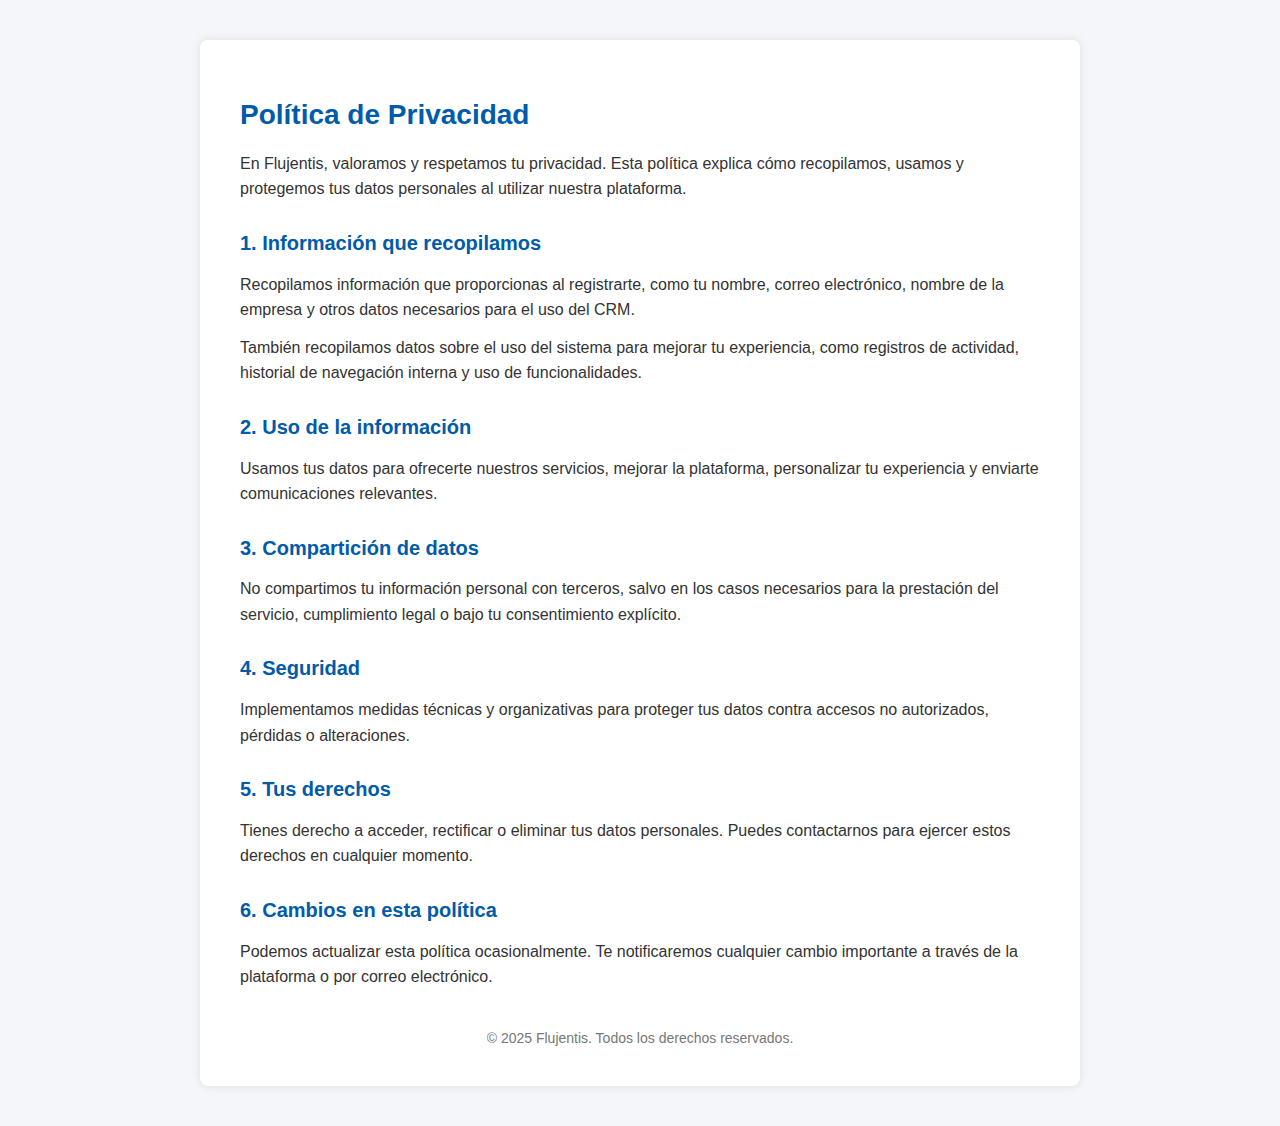
<file: politica-privacidad-flujentis.html>
<!DOCTYPE html>
<html lang="es">
<head>
  <meta charset="UTF-8" />
  <meta name="viewport" content="width=device-width, initial-scale=1.0" />
  <title>Política de Privacidad - Flujentis</title>
  <style>
    body {
      font-family: Arial, sans-serif;
      margin: 0;
      padding: 40px 20px;
      background-color: #f4f6f9;
      color: #333;
    }
    .container {
      max-width: 800px;
      margin: auto;
      background-color: #fff;
      padding: 40px;
      border-radius: 8px;
      box-shadow: 0 0 10px rgba(0, 0, 0, 0.1);
    }
    h1, h2 {
      color: #005baa;
    }
    h1 {
      font-size: 28px;
      margin-bottom: 20px;
    }
    h2 {
      font-size: 20px;
      margin-top: 30px;
    }
    p {
      line-height: 1.6;
      margin: 12px 0;
    }
    footer {
      text-align: center;
      margin-top: 40px;
      font-size: 14px;
      color: #777;
    }
  </style>
</head>
<body>
  <div class="container">
    <h1>Política de Privacidad</h1>
    <p>En Flujentis, valoramos y respetamos tu privacidad. Esta política explica cómo recopilamos, usamos y protegemos tus datos personales al utilizar nuestra plataforma.</p>

    <h2>1. Información que recopilamos</h2>
    <p>Recopilamos información que proporcionas al registrarte, como tu nombre, correo electrónico, nombre de la empresa y otros datos necesarios para el uso del CRM.</p>
    <p>También recopilamos datos sobre el uso del sistema para mejorar tu experiencia, como registros de actividad, historial de navegación interna y uso de funcionalidades.</p>

    <h2>2. Uso de la información</h2>
    <p>Usamos tus datos para ofrecerte nuestros servicios, mejorar la plataforma, personalizar tu experiencia y enviarte comunicaciones relevantes.</p>

    <h2>3. Compartición de datos</h2>
    <p>No compartimos tu información personal con terceros, salvo en los casos necesarios para la prestación del servicio, cumplimiento legal o bajo tu consentimiento explícito.</p>

    <h2>4. Seguridad</h2>
    <p>Implementamos medidas técnicas y organizativas para proteger tus datos contra accesos no autorizados, pérdidas o alteraciones.</p>

    <h2>5. Tus derechos</h2>
    <p>Tienes derecho a acceder, rectificar o eliminar tus datos personales. Puedes contactarnos para ejercer estos derechos en cualquier momento.</p>

    <h2>6. Cambios en esta política</h2>
    <p>Podemos actualizar esta política ocasionalmente. Te notificaremos cualquier cambio importante a través de la plataforma o por correo electrónico.</p>

    <footer>
      © 2025 Flujentis. Todos los derechos reservados.
    </footer>
  </div>
</body>
</html>
</file>
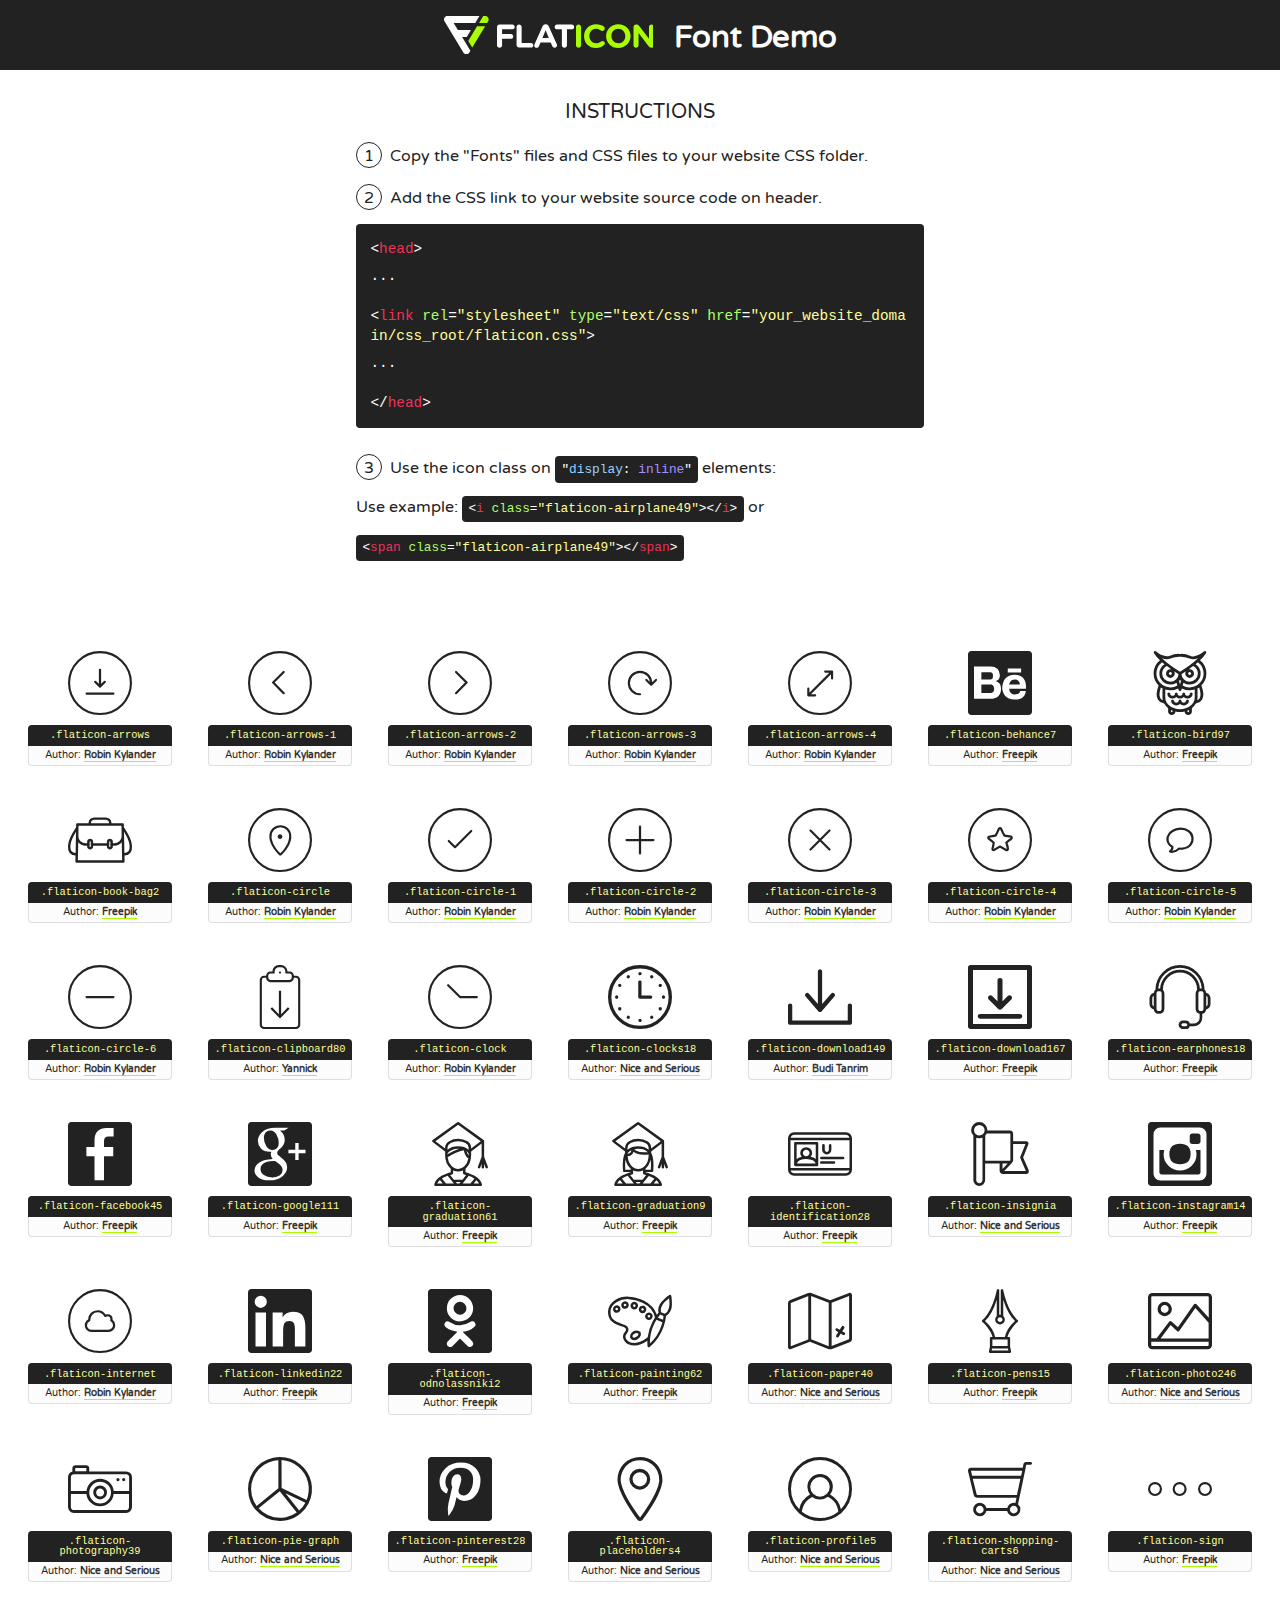
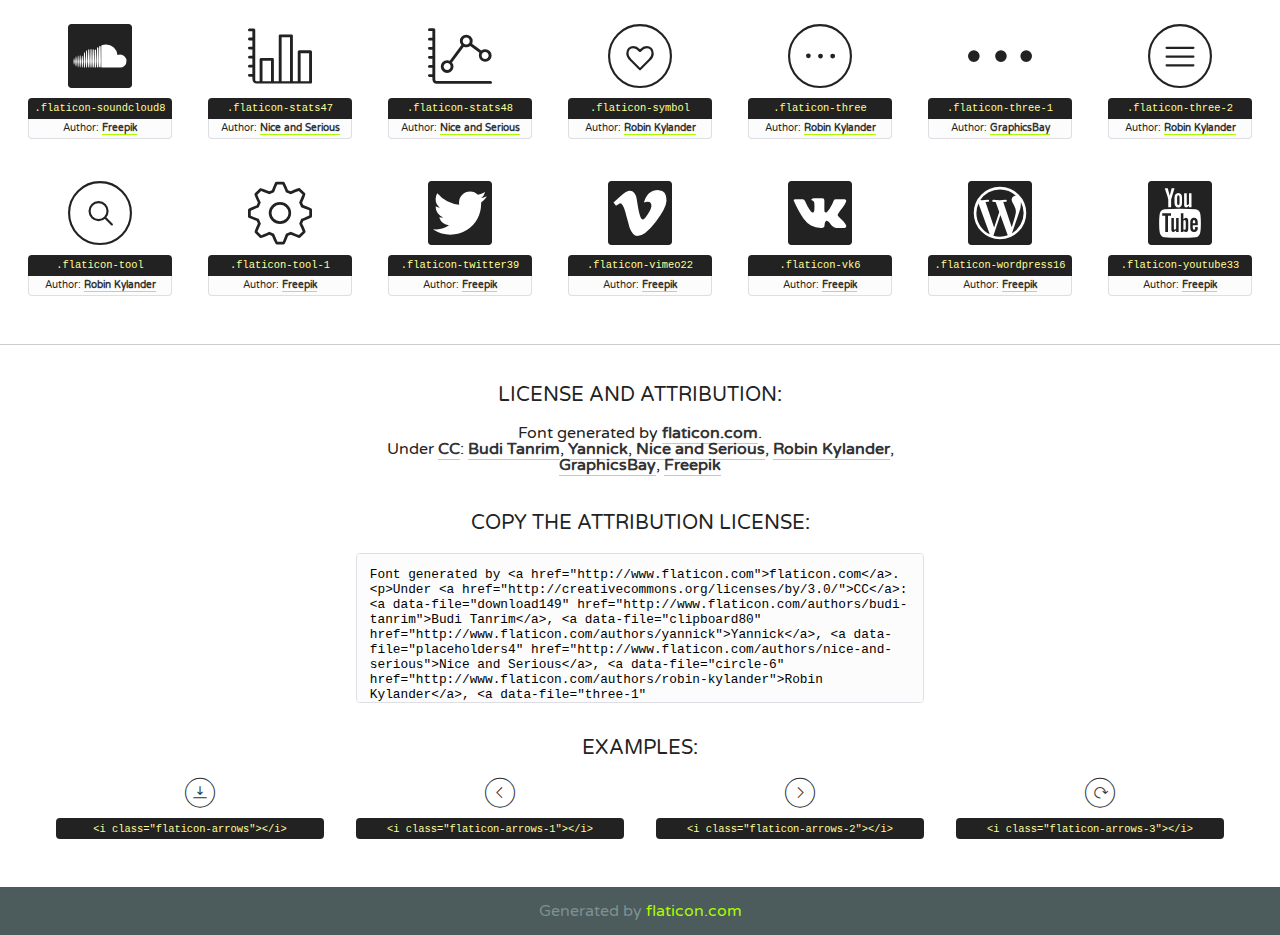
<file: assets/vendor/flaticons/flaticon.html>
<!DOCTYPE html>
<!--
  Flaticon icon font: Flaticon
  Creation date: 29/02/2016 10:08
-->
<html>
<!DOCTYPE html>
<html>

<head>
    <title>Flaticon WebFont</title>
    <link href="http://fonts.googleapis.com/css?family=Varela+Round" rel="stylesheet" type="text/css" />
    <link rel="stylesheet" type="text/css" href="flaticon.css">
    <meta charset="UTF-8">
    <style>
    html, body, div, span, applet, object, iframe,
    h1, h2, h3, h4, h5, h6, p, blockquote, pre,
    a, abbr, acronym, address, big, cite, code,
    del, dfn, em, img, ins, kbd, q, s, samp,
    small, strike, strong, sub, sup, tt, var,
    b, u, i, center,
    dl, dt, dd, ol, ul, li,
    fieldset, form, label, legend,
    table, caption, tbody, tfoot, thead, tr, th, td,
    article, aside, canvas, details, embed, 
    figure, figcaption, footer, header, hgroup, 
    menu, nav, output, ruby, section, summary,
    time, mark, audio, video {
        margin: 0;
        padding: 0;
        border: 0;
        font-size: 100%;
        font: inherit;
        vertical-align: baseline;
    }
    /* HTML5 display-role reset for older browsers */
    article, aside, details, figcaption, figure, 
    footer, header, hgroup, menu, nav, section {
        display: block;
    }
    body {
        line-height: 1;
    }
    ol, ul {
        list-style: none;
    }
    blockquote, q {
        quotes: none;
    }
    blockquote:before, blockquote:after,
    q:before, q:after {
        content: '';
        content: none;
    }
    table {
        border-collapse: collapse;
        border-spacing: 0;
    }
    body {
        font-family: 'Varela Round', Helvetica, Arial, sans-serif;
        font-size: 16px;
        color: #222;
    }
    a {
        color: #333;
        border-bottom: 1px solid #a9fd00;
        font-weight: bold;
        text-decoration: none;
    }
    * {
        -moz-box-sizing: border-box;
        -webkit-box-sizing: border-box;
        box-sizing: border-box;
        margin: 0;
        padding: 0;
    }
    [class^="flaticon-"]:before, [class*=" flaticon-"]:before, [class^="flaticon-"]:after, [class*=" flaticon-"]:after {
        font-family: Flaticon;
        font-size: 30px;
        font-style: normal;
        margin-left: 20px;
        color: #333;
    }
    .wrapper {
        max-width: 600px;
        margin: auto;
        padding: 0 1em;
    }
    .title {
        font-size: 1.25em;
        text-align: center;
        margin-bottom: 1em;
        text-transform: uppercase;
    }
    header {
        text-align: center;
        background-color: #222;
        color: #fff;
        padding: 1em;
    }
    header .logo {
        width: 210px;
        height: 38px;
        display: inline-block;
        vertical-align: middle;
        margin-right: 1em;
        border: none;
    }
    header strong {
        font-size: 1.95em;
        font-weight: bold;
        vertical-align: middle;
        margin-top: 5px;
        display: inline-block;
    }
    .demo {
        margin: 2em auto;
        line-height: 1.25em;
    }
    .demo ul li {
        margin-bottom: 1em;
    }
    .demo ul li .num {
        color: #222;
        border-radius: 20px;
        display: inline-block;
        width: 26px;
        padding: 3px;
        height: 26px;
        text-align: center;
        margin-right: 0.5em;
        border: 1px solid #222;
    }
    .demo ul li code {
        background-color: #222;
        border-radius: 4px;
        padding: 0.25em 0.5em;
        display: inline-block;
        color: #fff;
        font-family: Consolas,Monaco,Lucida Console,Liberation Mono,DejaVu Sans Mono,Bitstream Vera Sans Mono,Courier New, monospace;
        font-weight: lighter;
        margin-top: 1em;
        font-size: 0.8em;
        word-break: break-all;
    }
    .demo ul li code.big {
        padding: 1em;
        font-size: 0.9em;
    }
    .demo ul li code .red {
        color: #EF3159;
    }
    .demo ul li code .green {
        color: #ACFF65;
    }
    .demo ul li code .yellow {
        color: #FFFF99;
    }
    .demo ul li code .blue {
        color: #99D3FF;
    }
    .demo ul li code .purple {
        color: #A295FF;
    }
    .demo ul li code .dots {
        margin-top: 0.5em;
        display: block;
    }
    #glyphs {
        border-bottom: 1px solid #ccc;
        padding: 2em 0;
        text-align: center;
    }
    .glyph {
        display: inline-block;
        width: 9em;
        margin: 1em;
        text-align: center;
        vertical-align: top;
        background: #FFF;
    }
    .glyph .glyph-icon {
        padding: 10px;
        display: block;
        font-family:"Flaticon";
        font-size: 64px;
        line-height: 1;
    }
    .glyph .glyph-icon:before {
        font-size: 64px;
        color: #222;
        margin-left: 0;
    }
    .class-name {
        font-size: 0.65em;
        background-color: #222;
        color: #fff;
        border-radius: 4px 4px 0 0;
        padding: 0.5em;
        color: #FFFF99;
        font-family: Consolas,Monaco,Lucida Console,Liberation Mono,DejaVu Sans Mono,Bitstream Vera Sans Mono,Courier New, monospace;
    }
    .author-name {
        font-size: 0.6em;
        background-color: #fcfcfd;
        border: 1px solid #DEDEE4;
        border-top: 0;
        border-radius: 0 0 4px 4px;
        padding: 0.5em;
    }
    .class-name:last-child {
        font-size: 10px;
        color:#888;
    }
    .class-name:last-child a {
        font-size: 10px;
        color:#555;
    }
    .class-name:last-child a:hover {
        color:#a9fd00;
    }
    .glyph > input {
        display: block;
        width: 100px;
        margin: 5px auto;
        text-align: center;
        font-size: 12px;
        cursor: text;
    }
    .glyph > input.icon-input {
        font-family:"Flaticon";
        font-size: 16px;
        margin-bottom: 10px;
    }
    .attribution .title {
        margin-top: 2em;
    }
    .attribution textarea {
        background-color: #fcfcfd;
        padding: 1em;
        border: none;
        box-shadow: none;
        border: 1px solid #DEDEE4;
        border-radius: 4px;
        resize: none;
        width: 100%;
        height: 150px;
        font-size: 0.8em;
        font-family: Consolas,Monaco,Lucida Console,Liberation Mono,DejaVu Sans Mono,Bitstream Vera Sans Mono,Courier New, monospace;
        -webkit-appearance: none;
    }
    .iconsuse {
        margin: 2em auto;
        text-align: center;
        max-width: 1200px;
    }
    .iconsuse:after {
        content: '';
        display: table;
        clear: both;
    }
    .iconsuse .image {
        float: left;
        width: 25%;
        padding: 0 1em;
    }
    .iconsuse .image p {
        margin-bottom: 1em;
    }
    .iconsuse .image span {
        display: block;
        font-size: 0.65em;
        background-color: #222;
        color: #fff;
        border-radius: 4px;
        padding: 0.5em;
        color: #FFFF99;
        margin-top: 1em;
        font-family: Consolas,Monaco,Lucida Console,Liberation Mono,DejaVu Sans Mono,Bitstream Vera Sans Mono,Courier New, monospace;
    }
    #footer {
        text-align: center;
        background-color: #4C5B5C;
        color: #7c9192;
        padding: 1em;
    }
    #footer a {
        border: none;
        color: #a9fd00;
        font-weight: normal;
    }
    @media (max-width: 960px) {
        .iconsuse .image {
            width: 50%;
        }
    }
    @media (max-width: 560px) {
        .iconsuse .image {
            width: 100%;
        }
    }
    </style>
</head>

<body class="characters-off">

    <header>
        <a href="http://www.flaticon.com" target="_blank" class="logo">
            <svg version="1.1" xmlns="http://www.w3.org/2000/svg" xmlns:xlink="http://www.w3.org/1999/xlink" xmlns:a="http://ns.adobe.com/AdobeSVGViewerExtensions/3.0/" viewBox="0 0 560.875 102.036" enable-background="new 0 0 560.875 102.036" xml:space="preserve">
                <defs>
                </defs>
                <g>
                    <g class="letters">
                        <path fill="#ffffff" d="M141.596,29.675c0-3.777,2.985-6.767,6.764-6.767h34.438c3.426,0,6.15,2.728,6.15,6.15
                        c0,3.43-2.724,6.149-6.15,6.149h-27.674v13.091h23.719c3.429,0,6.151,2.724,6.151,6.15c0,3.43-2.723,6.149-6.151,6.149h-23.719
                        v17.574c0,3.773-2.986,6.761-6.764,6.761c-3.779,0-6.764-2.989-6.764-6.761V29.675z"></path>
                        <path fill="#ffffff" d="M193.844,29.149c0-3.781,2.985-6.767,6.764-6.767c3.776,0,6.763,2.985,6.763,6.767v42.957h25.039
                        c3.426,0,6.149,2.726,6.149,6.153c0,3.425-2.723,6.15-6.149,6.15h-31.802c-3.779,0-6.764-2.986-6.764-6.768V29.149z"></path>
                        <path fill="#ffffff" d="M241.891,75.71l21.438-48.407c1.492-3.341,4.215-5.357,7.906-5.357h0.792
                        c3.686,0,6.323,2.017,7.815,5.357l21.439,48.407c0.436,0.967,0.701,1.845,0.701,2.723c0,3.602-2.809,6.501-6.414,6.501
                        c-3.161,0-5.269-1.845-6.499-4.655l-4.132-9.661h-27.059l-4.301,10.102c-1.144,2.631-3.426,4.214-6.237,4.214
                        c-3.517,0-6.24-2.81-6.24-6.325C241.1,77.64,241.451,76.677,241.891,75.71z M279.932,58.666l-8.521-20.297l-8.526,20.297H279.932
                        z"></path>
                        <path fill="#ffffff" d="M314.864,35.387H301.86c-3.429,0-6.239-2.813-6.239-6.238c0-3.429,2.811-6.24,6.239-6.24h39.533
                        c3.426,0,6.237,2.811,6.237,6.24c0,3.425-2.811,6.238-6.237,6.238h-13.001v42.785c0,3.773-2.99,6.761-6.764,6.761
                        c-3.779,0-6.764-2.989-6.764-6.761V35.387z"></path>
                        <path fill="#A9FD00" d="M352.615,29.149c0-3.781,2.985-6.767,6.767-6.767c3.774,0,6.761,2.985,6.761,6.767v49.024
                        c0,3.773-2.987,6.761-6.761,6.761c-3.781,0-6.767-2.989-6.767-6.761V29.149z"></path>
                        <path fill="#A9FD00" d="M374.132,53.836v-0.179c0-17.481,13.178-31.801,32.065-31.801c9.22,0,15.459,2.458,20.557,6.238
                        c1.402,1.054,2.637,2.985,2.637,5.357c0,3.692-2.985,6.59-6.681,6.59c-1.845,0-3.071-0.702-4.044-1.319
                        c-3.776-2.813-7.729-4.393-12.562-4.393c-10.364,0-17.831,8.611-17.831,19.154v0.173c0,10.542,7.291,19.329,17.831,19.329
                        c5.715,0,9.492-1.756,13.359-4.834c1.049-0.874,2.458-1.491,4.039-1.491c3.429,0,6.325,2.813,6.325,6.236
                        c0,2.106-1.056,3.78-2.282,4.834c-5.539,4.834-12.036,7.733-21.878,7.733C387.572,85.464,374.132,71.493,374.132,53.836z"></path>
                        <path fill="#A9FD00" d="M433.009,53.836v-0.179c0-17.481,13.79-31.801,32.766-31.801c18.981,0,32.592,14.143,32.592,31.628v0.173
                        c0,17.483-13.785,31.807-32.769,31.807C446.625,85.464,433.009,71.32,433.009,53.836z M484.224,53.836v-0.179
                        c0-10.539-7.725-19.326-18.626-19.326c-10.893,0-18.449,8.611-18.449,19.154v0.173c0,10.542,7.73,19.329,18.626,19.329
                        C476.676,72.986,484.224,64.378,484.224,53.836z"></path>
                        <path fill="#A9FD00" d="M506.233,29.321c0-3.774,2.99-6.763,6.767-6.763h1.401c3.252,0,5.183,1.583,7.029,3.953l26.093,34.265
                        V29.059c0-3.692,2.99-6.677,6.681-6.677c3.683,0,6.671,2.985,6.671,6.677v48.934c0,3.78-2.987,6.765-6.764,6.765h-0.436
                        c-3.257,0-5.188-1.581-7.034-3.953l-27.056-35.492v32.944c0,3.687-2.985,6.676-6.678,6.676c-3.683,0-6.673-2.989-6.673-6.676
                        V29.321z"></path>
                    </g>
                    <g class="insignia">
                        <path fill="#ffffff" d="M48.372,56.137h12.517l11.156-18.537H37.186L25.688,18.539h57.825L94.668,0H9.271
                        C5.925,0,2.842,1.801,1.198,4.716c-1.644,2.907-1.593,6.482,0.134,9.343l50.38,83.501c1.678,2.781,4.689,4.476,7.938,4.476
                        c3.246,0,6.257-1.695,7.935-4.476l2.898-4.804L48.372,56.137z"></path>
                        <g class="i">
                            <path fill="#A9FD00" d="M93.575,18.539h0.031v0.004l21.652,0.004l2.705-4.488c1.727-2.861,1.778-6.436,0.133-9.343
                            C116.454,1.801,113.371,0,110.026,0h-5.294L93.575,18.539z"></path>
                            <polygon fill="#A9FD00" points="88.291,27.356 64.725,66.486 75.519,84.404 109.942,27.356"></polygon>
                        </g>
                    </g>
                </g>
            </svg>
        </a>
        <strong>Font Demo</strong>
    </header>


    <section class="demo wrapper">

        <p class="title">Instructions</p>

        <ul>
            <li>
                <span class="num">1</span>Copy the "Fonts" files and CSS files to your website CSS folder.
            </li>
            <li>
                <span class="num">2</span>Add the CSS link to your website source code on header.
                <code class="big">
                    &lt;<span class="red">head</span>&gt;
                    <br/><span class="dots">...</span>
                    <br/>&lt;<span class="red">link</span> <span class="green">rel</span>=<span class="yellow">"stylesheet"</span> <span class="green">type</span>=<span class="yellow">"text/css"</span> <span class="green">href</span>=<span class="yellow">"your_website_domain/css_root/flaticon.css"</span>&gt;
                    <br/><span class="dots">...</span>
                    <br/>&lt;/<span class="red">head</span>&gt;
                </code>
            </li>

            <li>
                <p>
                    <span class="num">3</span>Use the icon class on <code>"<span class="blue">display</span>:<span class="purple"> inline</span>"</code> elements:
                    <br />
                    Use example: <code>&lt;<span class="red">i</span> <span class="green">class</span>=<span class="yellow">&quot;flaticon-airplane49&quot;</span>&gt;&lt;/<span class="red">i</span>&gt;</code> or <code>&lt;<span class="red">span</span> <span class="green">class</span>=<span class="yellow">&quot;flaticon-airplane49&quot;</span>&gt;&lt;/<span class="red">span</span>&gt;</code>
            </li>
        </ul>

    </section>




   <section id="glyphs">          
    
      
        <div class="glyph"><div class="glyph-icon flaticon-arrows"></div>
            <div class="class-name">.flaticon-arrows</div>
            <div class="author-name">Author: <a data-file="arrows" href="http://www.flaticon.com/authors/robin-kylander">Robin Kylander</a> </div> 
        </div>        
        
        <div class="glyph"><div class="glyph-icon flaticon-arrows-1"></div>
            <div class="class-name">.flaticon-arrows-1</div>
            <div class="author-name">Author: <a data-file="arrows-1" href="http://www.flaticon.com/authors/robin-kylander">Robin Kylander</a> </div> 
        </div>        
        
        <div class="glyph"><div class="glyph-icon flaticon-arrows-2"></div>
            <div class="class-name">.flaticon-arrows-2</div>
            <div class="author-name">Author: <a data-file="arrows-2" href="http://www.flaticon.com/authors/robin-kylander">Robin Kylander</a> </div> 
        </div>        
        
        <div class="glyph"><div class="glyph-icon flaticon-arrows-3"></div>
            <div class="class-name">.flaticon-arrows-3</div>
            <div class="author-name">Author: <a data-file="arrows-3" href="http://www.flaticon.com/authors/robin-kylander">Robin Kylander</a> </div> 
        </div>        
        
        <div class="glyph"><div class="glyph-icon flaticon-arrows-4"></div>
            <div class="class-name">.flaticon-arrows-4</div>
            <div class="author-name">Author: <a data-file="arrows-4" href="http://www.flaticon.com/authors/robin-kylander">Robin Kylander</a> </div> 
        </div>        
        
        <div class="glyph"><div class="glyph-icon flaticon-behance7"></div>
            <div class="class-name">.flaticon-behance7</div>
            <div class="author-name">Author: <a data-file="behance7" href="http://www.freepik.com">Freepik</a> </div> 
        </div>        
        
        <div class="glyph"><div class="glyph-icon flaticon-bird97"></div>
            <div class="class-name">.flaticon-bird97</div>
            <div class="author-name">Author: <a data-file="bird97" href="http://www.freepik.com">Freepik</a> </div> 
        </div>        
        
        <div class="glyph"><div class="glyph-icon flaticon-book-bag2"></div>
            <div class="class-name">.flaticon-book-bag2</div>
            <div class="author-name">Author: <a data-file="book-bag2" href="http://www.freepik.com">Freepik</a> </div> 
        </div>        
        
        <div class="glyph"><div class="glyph-icon flaticon-circle"></div>
            <div class="class-name">.flaticon-circle</div>
            <div class="author-name">Author: <a data-file="circle" href="http://www.flaticon.com/authors/robin-kylander">Robin Kylander</a> </div> 
        </div>        
        
        <div class="glyph"><div class="glyph-icon flaticon-circle-1"></div>
            <div class="class-name">.flaticon-circle-1</div>
            <div class="author-name">Author: <a data-file="circle-1" href="http://www.flaticon.com/authors/robin-kylander">Robin Kylander</a> </div> 
        </div>        
        
        <div class="glyph"><div class="glyph-icon flaticon-circle-2"></div>
            <div class="class-name">.flaticon-circle-2</div>
            <div class="author-name">Author: <a data-file="circle-2" href="http://www.flaticon.com/authors/robin-kylander">Robin Kylander</a> </div> 
        </div>        
        
        <div class="glyph"><div class="glyph-icon flaticon-circle-3"></div>
            <div class="class-name">.flaticon-circle-3</div>
            <div class="author-name">Author: <a data-file="circle-3" href="http://www.flaticon.com/authors/robin-kylander">Robin Kylander</a> </div> 
        </div>        
        
        <div class="glyph"><div class="glyph-icon flaticon-circle-4"></div>
            <div class="class-name">.flaticon-circle-4</div>
            <div class="author-name">Author: <a data-file="circle-4" href="http://www.flaticon.com/authors/robin-kylander">Robin Kylander</a> </div> 
        </div>        
        
        <div class="glyph"><div class="glyph-icon flaticon-circle-5"></div>
            <div class="class-name">.flaticon-circle-5</div>
            <div class="author-name">Author: <a data-file="circle-5" href="http://www.flaticon.com/authors/robin-kylander">Robin Kylander</a> </div> 
        </div>        
        
        <div class="glyph"><div class="glyph-icon flaticon-circle-6"></div>
            <div class="class-name">.flaticon-circle-6</div>
            <div class="author-name">Author: <a data-file="circle-6" href="http://www.flaticon.com/authors/robin-kylander">Robin Kylander</a> </div> 
        </div>        
        
        <div class="glyph"><div class="glyph-icon flaticon-clipboard80"></div>
            <div class="class-name">.flaticon-clipboard80</div>
            <div class="author-name">Author: <a data-file="clipboard80" href="http://www.flaticon.com/authors/yannick">Yannick</a> </div> 
        </div>        
        
        <div class="glyph"><div class="glyph-icon flaticon-clock"></div>
            <div class="class-name">.flaticon-clock</div>
            <div class="author-name">Author: <a data-file="clock" href="http://www.flaticon.com/authors/robin-kylander">Robin Kylander</a> </div> 
        </div>        
        
        <div class="glyph"><div class="glyph-icon flaticon-clocks18"></div>
            <div class="class-name">.flaticon-clocks18</div>
            <div class="author-name">Author: <a data-file="clocks18" href="http://www.flaticon.com/authors/nice-and-serious">Nice and Serious</a> </div> 
        </div>        
        
        <div class="glyph"><div class="glyph-icon flaticon-download149"></div>
            <div class="class-name">.flaticon-download149</div>
            <div class="author-name">Author: <a data-file="download149" href="http://www.flaticon.com/authors/budi-tanrim">Budi Tanrim</a> </div> 
        </div>        
        
        <div class="glyph"><div class="glyph-icon flaticon-download167"></div>
            <div class="class-name">.flaticon-download167</div>
            <div class="author-name">Author: <a data-file="download167" href="http://www.freepik.com">Freepik</a> </div> 
        </div>        
        
        <div class="glyph"><div class="glyph-icon flaticon-earphones18"></div>
            <div class="class-name">.flaticon-earphones18</div>
            <div class="author-name">Author: <a data-file="earphones18" href="http://www.freepik.com">Freepik</a> </div> 
        </div>        
        
        <div class="glyph"><div class="glyph-icon flaticon-facebook45"></div>
            <div class="class-name">.flaticon-facebook45</div>
            <div class="author-name">Author: <a data-file="facebook45" href="http://www.freepik.com">Freepik</a> </div> 
        </div>        
        
        <div class="glyph"><div class="glyph-icon flaticon-google111"></div>
            <div class="class-name">.flaticon-google111</div>
            <div class="author-name">Author: <a data-file="google111" href="http://www.freepik.com">Freepik</a> </div> 
        </div>        
        
        <div class="glyph"><div class="glyph-icon flaticon-graduation61"></div>
            <div class="class-name">.flaticon-graduation61</div>
            <div class="author-name">Author: <a data-file="graduation61" href="http://www.freepik.com">Freepik</a> </div> 
        </div>        
        
        <div class="glyph"><div class="glyph-icon flaticon-graduation9"></div>
            <div class="class-name">.flaticon-graduation9</div>
            <div class="author-name">Author: <a data-file="graduation9" href="http://www.freepik.com">Freepik</a> </div> 
        </div>        
        
        <div class="glyph"><div class="glyph-icon flaticon-identification28"></div>
            <div class="class-name">.flaticon-identification28</div>
            <div class="author-name">Author: <a data-file="identification28" href="http://www.freepik.com">Freepik</a> </div> 
        </div>        
        
        <div class="glyph"><div class="glyph-icon flaticon-insignia"></div>
            <div class="class-name">.flaticon-insignia</div>
            <div class="author-name">Author: <a data-file="insignia" href="http://www.flaticon.com/authors/nice-and-serious">Nice and Serious</a> </div> 
        </div>        
        
        <div class="glyph"><div class="glyph-icon flaticon-instagram14"></div>
            <div class="class-name">.flaticon-instagram14</div>
            <div class="author-name">Author: <a data-file="instagram14" href="http://www.freepik.com">Freepik</a> </div> 
        </div>        
        
        <div class="glyph"><div class="glyph-icon flaticon-internet"></div>
            <div class="class-name">.flaticon-internet</div>
            <div class="author-name">Author: <a data-file="internet" href="http://www.flaticon.com/authors/robin-kylander">Robin Kylander</a> </div> 
        </div>        
        
        <div class="glyph"><div class="glyph-icon flaticon-linkedin22"></div>
            <div class="class-name">.flaticon-linkedin22</div>
            <div class="author-name">Author: <a data-file="linkedin22" href="http://www.freepik.com">Freepik</a> </div> 
        </div>        
        
        <div class="glyph"><div class="glyph-icon flaticon-odnolassniki2"></div>
            <div class="class-name">.flaticon-odnolassniki2</div>
            <div class="author-name">Author: <a data-file="odnolassniki2" href="http://www.freepik.com">Freepik</a> </div> 
        </div>        
        
        <div class="glyph"><div class="glyph-icon flaticon-painting62"></div>
            <div class="class-name">.flaticon-painting62</div>
            <div class="author-name">Author: <a data-file="painting62" href="http://www.freepik.com">Freepik</a> </div> 
        </div>        
        
        <div class="glyph"><div class="glyph-icon flaticon-paper40"></div>
            <div class="class-name">.flaticon-paper40</div>
            <div class="author-name">Author: <a data-file="paper40" href="http://www.flaticon.com/authors/nice-and-serious">Nice and Serious</a> </div> 
        </div>        
        
        <div class="glyph"><div class="glyph-icon flaticon-pens15"></div>
            <div class="class-name">.flaticon-pens15</div>
            <div class="author-name">Author: <a data-file="pens15" href="http://www.freepik.com">Freepik</a> </div> 
        </div>        
        
        <div class="glyph"><div class="glyph-icon flaticon-photo246"></div>
            <div class="class-name">.flaticon-photo246</div>
            <div class="author-name">Author: <a data-file="photo246" href="http://www.flaticon.com/authors/nice-and-serious">Nice and Serious</a> </div> 
        </div>        
        
        <div class="glyph"><div class="glyph-icon flaticon-photography39"></div>
            <div class="class-name">.flaticon-photography39</div>
            <div class="author-name">Author: <a data-file="photography39" href="http://www.flaticon.com/authors/nice-and-serious">Nice and Serious</a> </div> 
        </div>        
        
        <div class="glyph"><div class="glyph-icon flaticon-pie-graph"></div>
            <div class="class-name">.flaticon-pie-graph</div>
            <div class="author-name">Author: <a data-file="pie-graph" href="http://www.flaticon.com/authors/nice-and-serious">Nice and Serious</a> </div> 
        </div>        
        
        <div class="glyph"><div class="glyph-icon flaticon-pinterest28"></div>
            <div class="class-name">.flaticon-pinterest28</div>
            <div class="author-name">Author: <a data-file="pinterest28" href="http://www.freepik.com">Freepik</a> </div> 
        </div>        
        
        <div class="glyph"><div class="glyph-icon flaticon-placeholders4"></div>
            <div class="class-name">.flaticon-placeholders4</div>
            <div class="author-name">Author: <a data-file="placeholders4" href="http://www.flaticon.com/authors/nice-and-serious">Nice and Serious</a> </div> 
        </div>        
        
        <div class="glyph"><div class="glyph-icon flaticon-profile5"></div>
            <div class="class-name">.flaticon-profile5</div>
            <div class="author-name">Author: <a data-file="profile5" href="http://www.flaticon.com/authors/nice-and-serious">Nice and Serious</a> </div> 
        </div>        
        
        <div class="glyph"><div class="glyph-icon flaticon-shopping-carts6"></div>
            <div class="class-name">.flaticon-shopping-carts6</div>
            <div class="author-name">Author: <a data-file="shopping-carts6" href="http://www.flaticon.com/authors/nice-and-serious">Nice and Serious</a> </div> 
        </div>        
        
        <div class="glyph"><div class="glyph-icon flaticon-sign"></div>
            <div class="class-name">.flaticon-sign</div>
            <div class="author-name">Author: <a data-file="sign" href="http://www.freepik.com">Freepik</a> </div> 
        </div>        
        
        <div class="glyph"><div class="glyph-icon flaticon-soundcloud8"></div>
            <div class="class-name">.flaticon-soundcloud8</div>
            <div class="author-name">Author: <a data-file="soundcloud8" href="http://www.freepik.com">Freepik</a> </div> 
        </div>        
        
        <div class="glyph"><div class="glyph-icon flaticon-stats47"></div>
            <div class="class-name">.flaticon-stats47</div>
            <div class="author-name">Author: <a data-file="stats47" href="http://www.flaticon.com/authors/nice-and-serious">Nice and Serious</a> </div> 
        </div>        
        
        <div class="glyph"><div class="glyph-icon flaticon-stats48"></div>
            <div class="class-name">.flaticon-stats48</div>
            <div class="author-name">Author: <a data-file="stats48" href="http://www.flaticon.com/authors/nice-and-serious">Nice and Serious</a> </div> 
        </div>        
        
        <div class="glyph"><div class="glyph-icon flaticon-symbol"></div>
            <div class="class-name">.flaticon-symbol</div>
            <div class="author-name">Author: <a data-file="symbol" href="http://www.flaticon.com/authors/robin-kylander">Robin Kylander</a> </div> 
        </div>        
        
        <div class="glyph"><div class="glyph-icon flaticon-three"></div>
            <div class="class-name">.flaticon-three</div>
            <div class="author-name">Author: <a data-file="three" href="http://www.flaticon.com/authors/robin-kylander">Robin Kylander</a> </div> 
        </div>        
        
        <div class="glyph"><div class="glyph-icon flaticon-three-1"></div>
            <div class="class-name">.flaticon-three-1</div>
            <div class="author-name">Author: <a data-file="three-1" href="http://www.flaticon.com/authors/graphicsbay">GraphicsBay</a> </div> 
        </div>        
        
        <div class="glyph"><div class="glyph-icon flaticon-three-2"></div>
            <div class="class-name">.flaticon-three-2</div>
            <div class="author-name">Author: <a data-file="three-2" href="http://www.flaticon.com/authors/robin-kylander">Robin Kylander</a> </div> 
        </div>        
        
        <div class="glyph"><div class="glyph-icon flaticon-tool"></div>
            <div class="class-name">.flaticon-tool</div>
            <div class="author-name">Author: <a data-file="tool" href="http://www.flaticon.com/authors/robin-kylander">Robin Kylander</a> </div> 
        </div>        
        
        <div class="glyph"><div class="glyph-icon flaticon-tool-1"></div>
            <div class="class-name">.flaticon-tool-1</div>
            <div class="author-name">Author: <a data-file="tool-1" href="http://www.freepik.com">Freepik</a> </div> 
        </div>        
        
        <div class="glyph"><div class="glyph-icon flaticon-twitter39"></div>
            <div class="class-name">.flaticon-twitter39</div>
            <div class="author-name">Author: <a data-file="twitter39" href="http://www.freepik.com">Freepik</a> </div> 
        </div>        
        
        <div class="glyph"><div class="glyph-icon flaticon-vimeo22"></div>
            <div class="class-name">.flaticon-vimeo22</div>
            <div class="author-name">Author: <a data-file="vimeo22" href="http://www.freepik.com">Freepik</a> </div> 
        </div>        
        
        <div class="glyph"><div class="glyph-icon flaticon-vk6"></div>
            <div class="class-name">.flaticon-vk6</div>
            <div class="author-name">Author: <a data-file="vk6" href="http://www.freepik.com">Freepik</a> </div> 
        </div>        
        
        <div class="glyph"><div class="glyph-icon flaticon-wordpress16"></div>
            <div class="class-name">.flaticon-wordpress16</div>
            <div class="author-name">Author: <a data-file="wordpress16" href="http://www.freepik.com">Freepik</a> </div> 
        </div>        
        
        <div class="glyph"><div class="glyph-icon flaticon-youtube33"></div>
            <div class="class-name">.flaticon-youtube33</div>
            <div class="author-name">Author: <a data-file="youtube33" href="http://www.freepik.com">Freepik</a> </div> 
        </div>        
        

    </section>



    <section class="attribution wrapper"   style="text-align:center;">

      <div class="title">License and attribution:</div><div class="attrDiv">Font generated by <a href="http://www.flaticon.com">flaticon.com</a>. <div><p>Under <a href="http://creativecommons.org/licenses/by/3.0/">CC</a>: <a data-file="download149" href="http://www.flaticon.com/authors/budi-tanrim">Budi Tanrim</a>, <a data-file="clipboard80" href="http://www.flaticon.com/authors/yannick">Yannick</a>, <a data-file="placeholders4" href="http://www.flaticon.com/authors/nice-and-serious">Nice and Serious</a>, <a data-file="circle-6" href="http://www.flaticon.com/authors/robin-kylander">Robin Kylander</a>, <a data-file="three-1" href="http://www.flaticon.com/authors/graphicsbay">GraphicsBay</a>, <a data-file="tool-1" href="http://www.freepik.com">Freepik</a></p>  </div>
      </div>
      <div class="title">Copy the Attribution License:</div>

    <textarea onclick="this.focus();this.select();">Font generated by &lt;a href=&quot;http://www.flaticon.com&quot;&gt;flaticon.com&lt;/a&gt;. <p>Under <a href="http://creativecommons.org/licenses/by/3.0/">CC</a>: <a data-file="download149" href="http://www.flaticon.com/authors/budi-tanrim">Budi Tanrim</a>, <a data-file="clipboard80" href="http://www.flaticon.com/authors/yannick">Yannick</a>, <a data-file="placeholders4" href="http://www.flaticon.com/authors/nice-and-serious">Nice and Serious</a>, <a data-file="circle-6" href="http://www.flaticon.com/authors/robin-kylander">Robin Kylander</a>, <a data-file="three-1" href="http://www.flaticon.com/authors/graphicsbay">GraphicsBay</a>, <a data-file="tool-1" href="http://www.freepik.com">Freepik</a></p>  
     </textarea>

    </section>

    <section class="iconsuse">

          <div class="title">Examples:</div>            
             
            <div class="image">
                <p>
                    <i class="glyph-icon flaticon-arrows"></i> 
                    <span>&lt;i class=&quot;flaticon-arrows&quot;&gt;&lt;/i&gt;</span>
                </p>
            </div>
            
            <div class="image">
                <p>
                    <i class="glyph-icon flaticon-arrows-1"></i> 
                    <span>&lt;i class=&quot;flaticon-arrows-1&quot;&gt;&lt;/i&gt;</span>
                </p>
            </div>
            
            <div class="image">
                <p>
                    <i class="glyph-icon flaticon-arrows-2"></i> 
                    <span>&lt;i class=&quot;flaticon-arrows-2&quot;&gt;&lt;/i&gt;</span>
                </p>
            </div>
            
            <div class="image">
                <p>
                    <i class="glyph-icon flaticon-arrows-3"></i> 
                    <span>&lt;i class=&quot;flaticon-arrows-3&quot;&gt;&lt;/i&gt;</span>
                </p>
            </div>
                       
        </div>
                            
    </section>

<div id="footer">
    <div>Generated by <a href="http://www.flaticon.com">flaticon.com</a>
    </div>
</div>



</body>
</html>
</file>
<file: assets/vendor/flaticons/flaticon.css>
/*
  	Flaticon icon font: Flaticon
  	Creation date: 29/02/2016 10:08
  	*/

@font-face {
  font-family: "Flaticon";
  src: url("./flaticon.eot");
  src: url("./flaticon.eot?#iefix") format("embedded-opentype"),
       url("./flaticon.woff") format("woff"),
       url("./flaticon.ttf") format("truetype"),
       url("./flaticon.svg#Flaticon") format("svg");
  font-weight: normal;
  font-style: normal;
}

@media screen and (-webkit-min-device-pixel-ratio:0) {
  @font-face {
    font-family: "Flaticon";
    src: url("./Flaticon.svg#Flaticon") format("svg");
  }
}

[class^="flaticon-"]:before, [class*=" flaticon-"]:before,
[class^="flaticon-"]:after, [class*=" flaticon-"]:after {   
  font-family: Flaticon;
        font-size: 20px;
font-style: normal;
margin-left: 20px;
}

.flaticon-arrows:before { content: "\f100"; }
.flaticon-arrows-1:before { content: "\f101"; }
.flaticon-arrows-2:before { content: "\f102"; }
.flaticon-arrows-3:before { content: "\f103"; }
.flaticon-arrows-4:before { content: "\f104"; }
.flaticon-behance7:before { content: "\f105"; }
.flaticon-bird97:before { content: "\f106"; }
.flaticon-book-bag2:before { content: "\f107"; }
.flaticon-circle:before { content: "\f108"; }
.flaticon-circle-1:before { content: "\f109"; }
.flaticon-circle-2:before { content: "\f10a"; }
.flaticon-circle-3:before { content: "\f10b"; }
.flaticon-circle-4:before { content: "\f10c"; }
.flaticon-circle-5:before { content: "\f10d"; }
.flaticon-circle-6:before { content: "\f10e"; }
.flaticon-clipboard80:before { content: "\f10f"; }
.flaticon-clock:before { content: "\f110"; }
.flaticon-clocks18:before { content: "\f111"; }
.flaticon-download149:before { content: "\f112"; }
.flaticon-download167:before { content: "\f113"; }
.flaticon-earphones18:before { content: "\f114"; }
.flaticon-facebook45:before { content: "\f115"; }
.flaticon-google111:before { content: "\f116"; }
.flaticon-graduation61:before { content: "\f117"; }
.flaticon-graduation9:before { content: "\f118"; }
.flaticon-identification28:before { content: "\f119"; }
.flaticon-insignia:before { content: "\f11a"; }
.flaticon-instagram14:before { content: "\f11b"; }
.flaticon-internet:before { content: "\f11c"; }
.flaticon-linkedin22:before { content: "\f11d"; }
.flaticon-odnolassniki2:before { content: "\f11e"; }
.flaticon-painting62:before { content: "\f11f"; }
.flaticon-paper40:before { content: "\f120"; }
.flaticon-pens15:before { content: "\f121"; }
.flaticon-photo246:before { content: "\f122"; }
.flaticon-photography39:before { content: "\f123"; }
.flaticon-pie-graph:before { content: "\f124"; }
.flaticon-pinterest28:before { content: "\f125"; }
.flaticon-placeholders4:before { content: "\f126"; }
.flaticon-profile5:before { content: "\f127"; }
.flaticon-shopping-carts6:before { content: "\f128"; }
.flaticon-sign:before { content: "\f129"; }
.flaticon-soundcloud8:before { content: "\f12a"; }
.flaticon-stats47:before { content: "\f12b"; }
.flaticon-stats48:before { content: "\f12c"; }
.flaticon-symbol:before { content: "\f12d"; }
.flaticon-three:before { content: "\f12e"; }
.flaticon-three-1:before { content: "\f12f"; }
.flaticon-three-2:before { content: "\f130"; }
.flaticon-tool:before { content: "\f131"; }
.flaticon-tool-1:before { content: "\f132"; }
.flaticon-twitter39:before { content: "\f133"; }
.flaticon-vimeo22:before { content: "\f134"; }
.flaticon-vk6:before { content: "\f135"; }
.flaticon-wordpress16:before { content: "\f136"; }
.flaticon-youtube33:before { content: "\f137"; }
</file>
